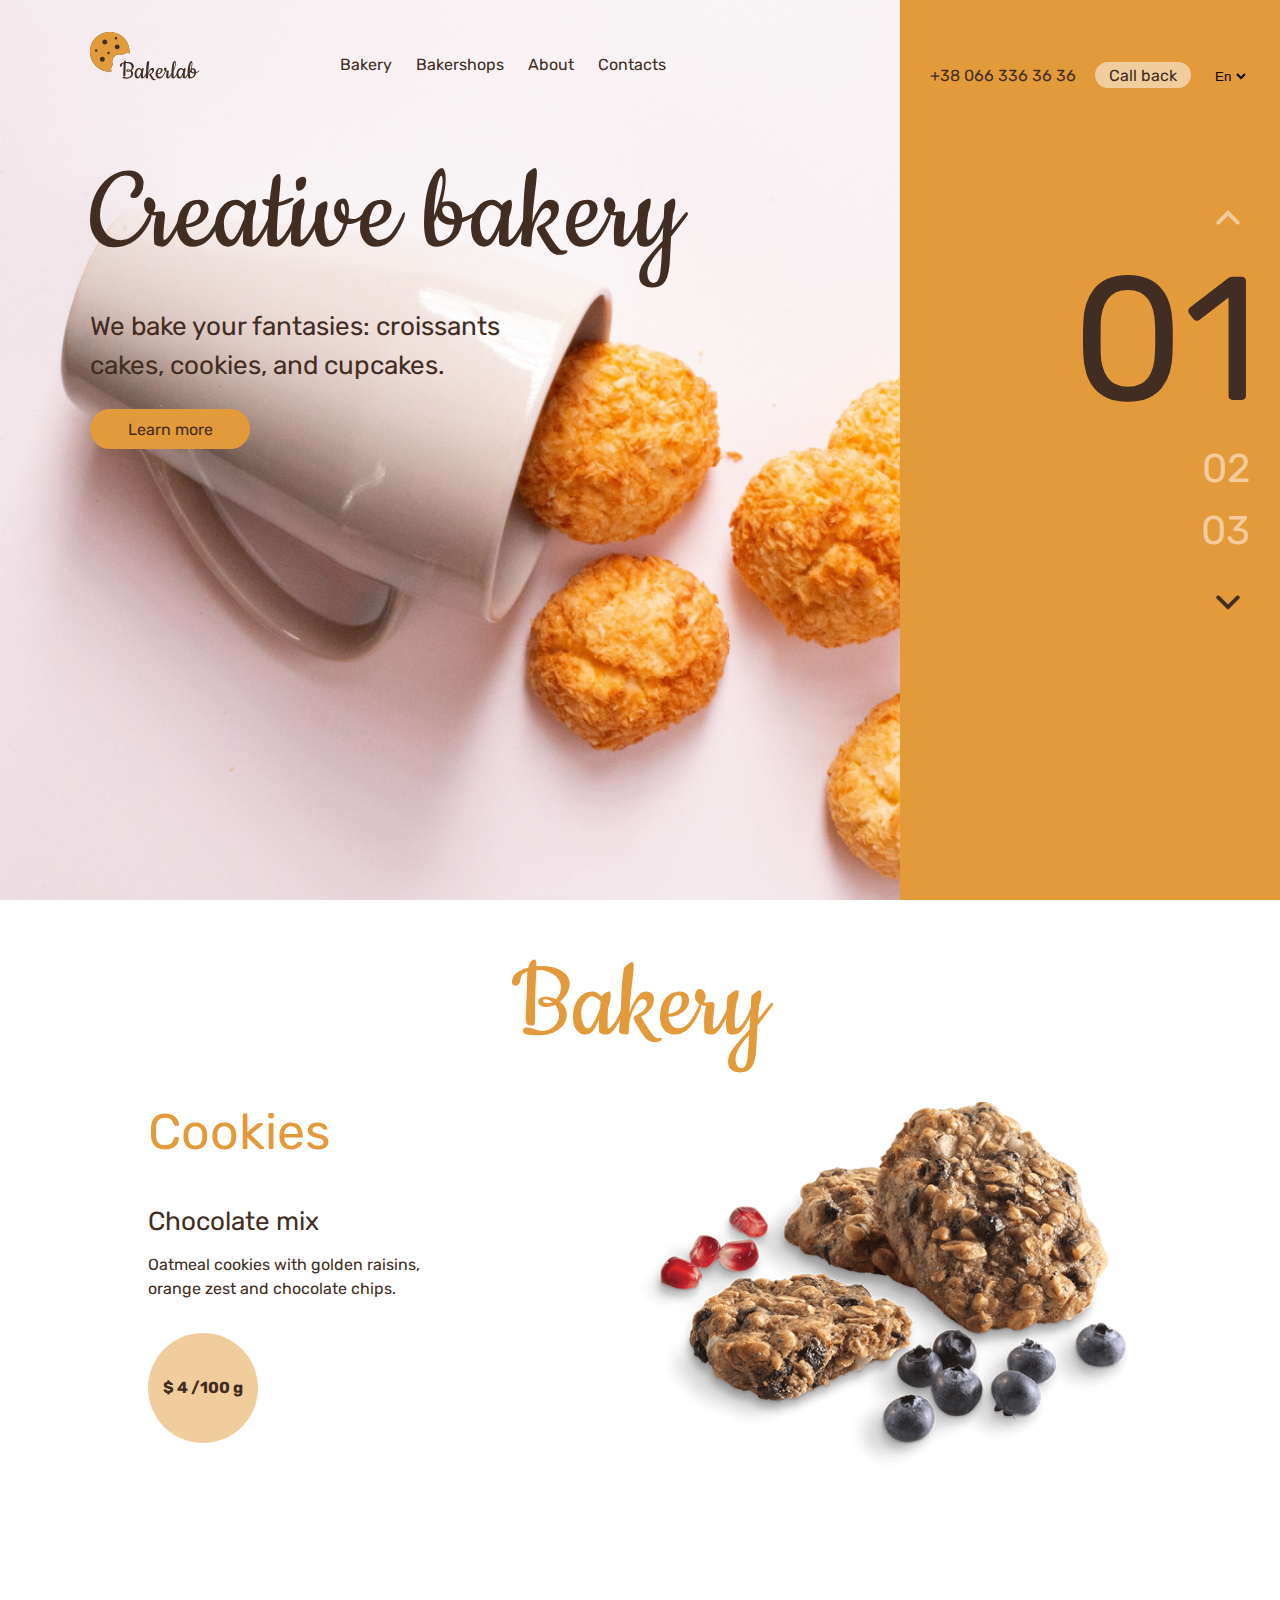
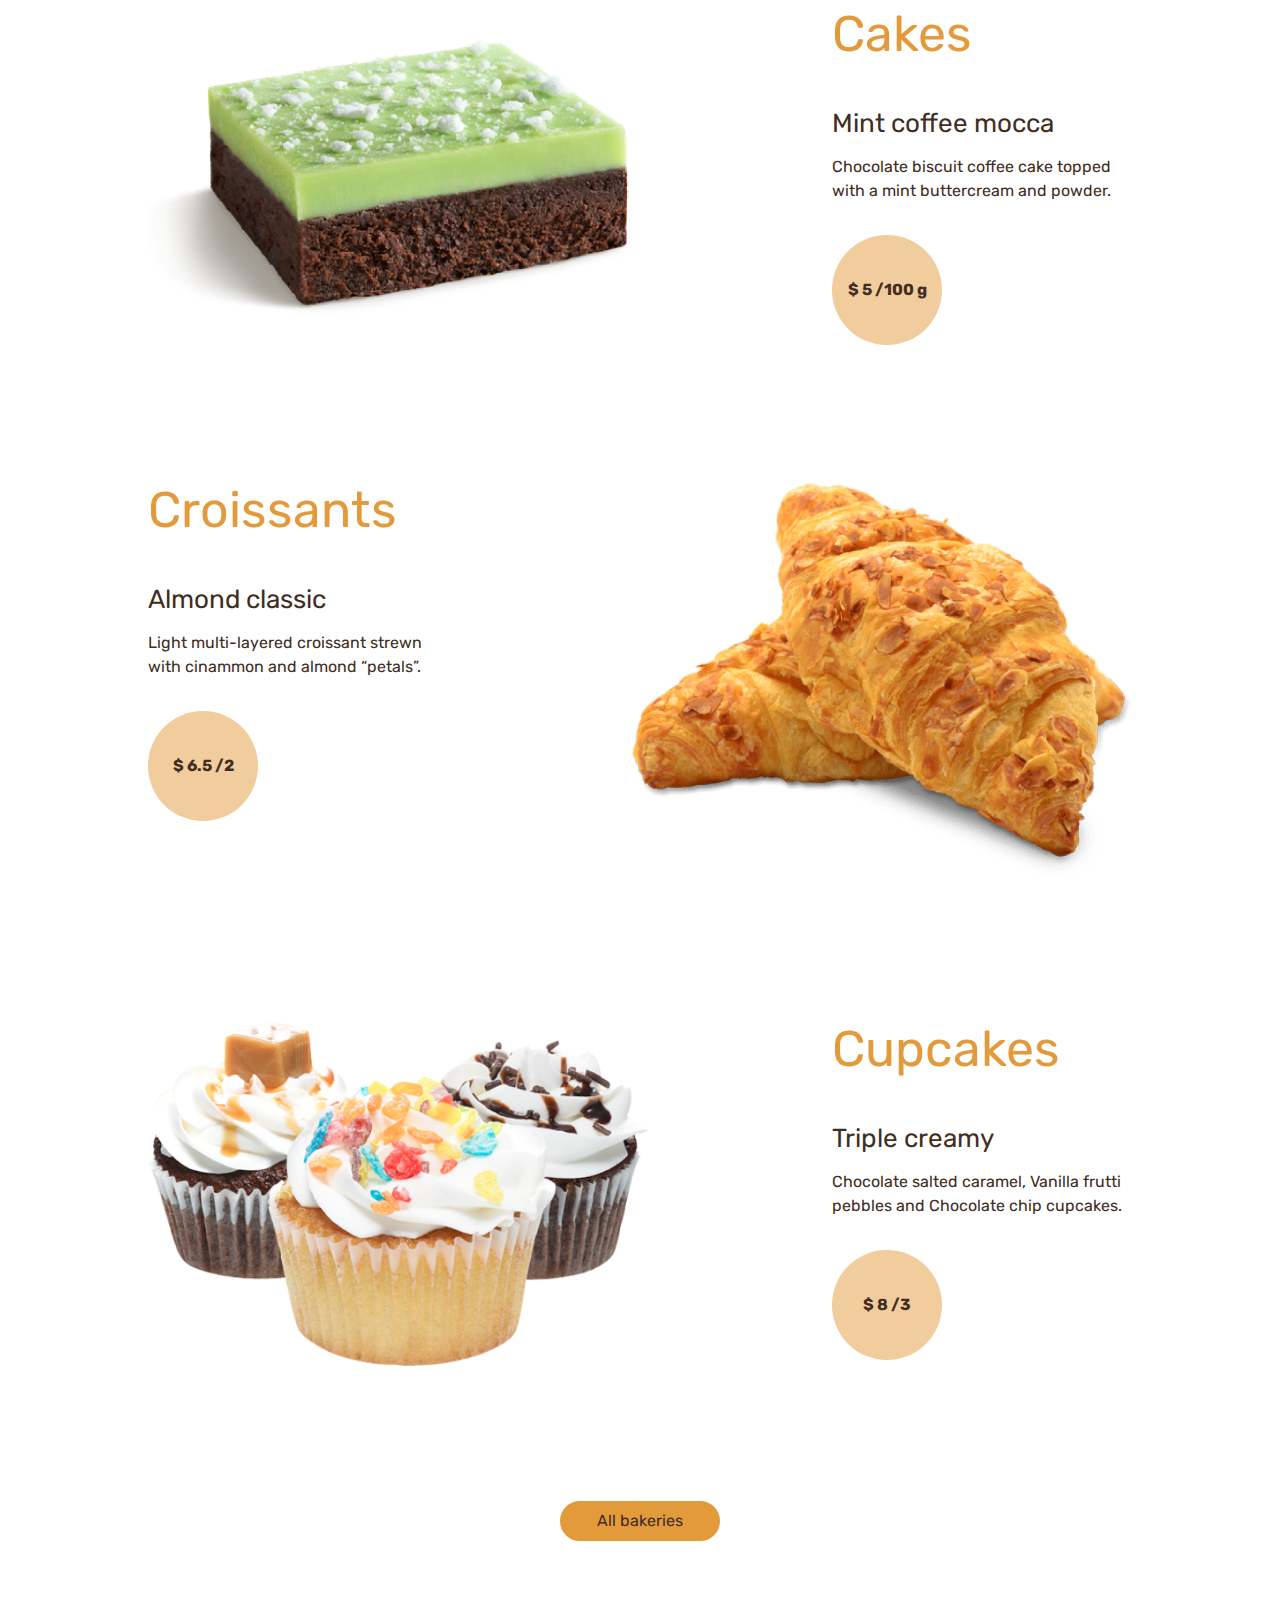
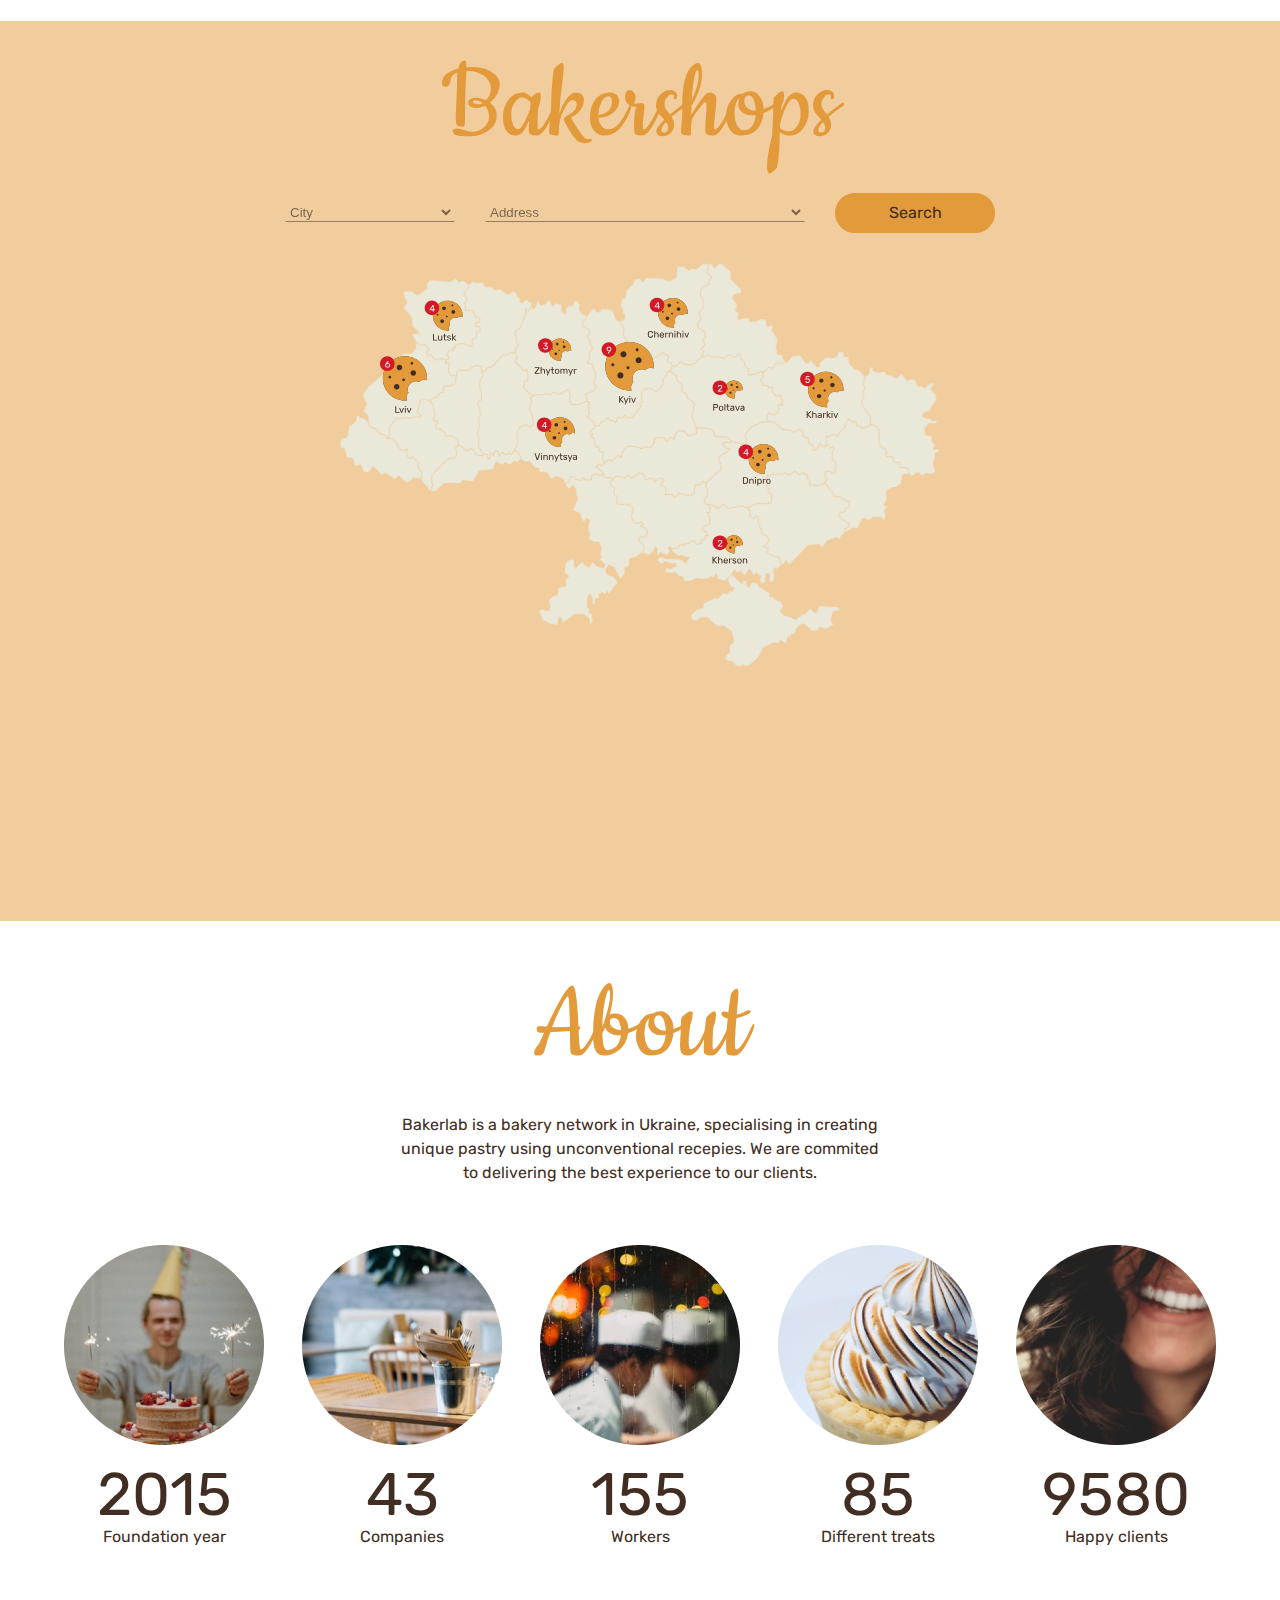
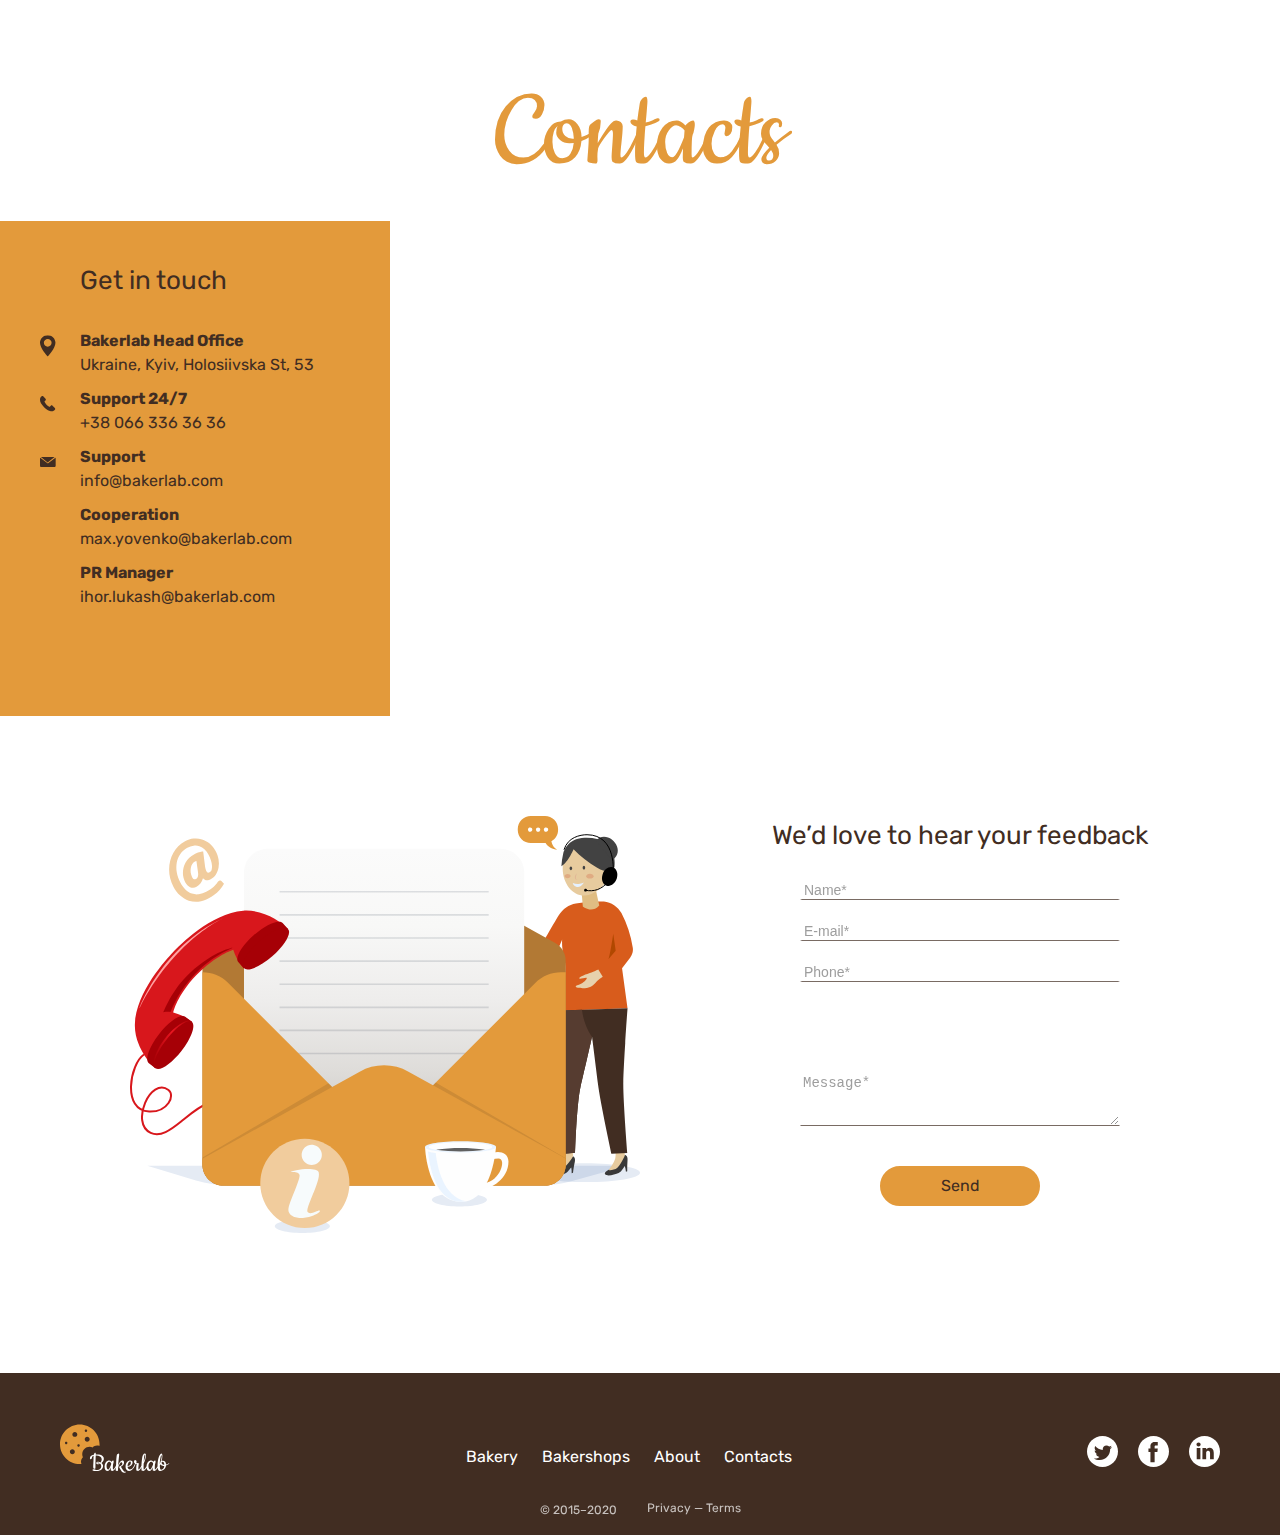
<file: index.html>
<!DOCTYPE html><html lang="en" class="page"><head><meta charset="UTF-8"><meta name="viewport" content="width=device-width, initial-scale=1.0"><link rel="icon" type="image/svg" href="cookie.4477b193.svg"><title>BackerLab</title><link rel="stylesheet" href="main.13bd9427.css"></head><body class="body"> <script type="text/javascript" src="main.b2b0b56a.js"></script> <header class="header body__header"> <section class="header__main"> <nav class="nav header__nav"> <a href="#" class="logo nav__logo"> <img src="logo.afb66d21.svg" alt="logo" class="logo__image"> </a> <ul class="nav__list"> <li class="nav__item"> <a href="#bakery" class="nav__link"> Bakery </a> </li> <li class="nav__item"> <a href="#bakershops" class="nav__link"> Bakershops </a> </li> <li class="nav__item"> <a href="#about" class="nav__link"> About </a> </li> <li class="nav__item"> <a href="#contacts" class="nav__link"> Contacts </a> </li> </ul> <a href="#mobile-menu" class="nav__menu-link"> <img src="burger.fec1817b.svg" alt="menu" class="nav__menu-image"> </a> </nav> <h1 class="header__title"> Creative bakery </h1> <h4 class="header__subtitle"> We bake your fantasies: croissants <br> cakes, cookies, and cupcakes. </h4> <a href="#bakery" class="button header__button"> Learn more </a> <section class="scroll header__scroll"> <img src="arrow-left.135df1e4.svg" alt="arrow-left" class="scroll__arrow scroll__arrow--left"> <div class="scroll__big-number"> 01 </div> <div class="scroll__small-number"> 02 </div> <div class="scroll__small-number scroll__small-number--last"> 03 </div> <img src="arrow-right.e83024d4.svg" alt="arrow-right" class="scroll__arrow scroll__arrow--right"> </section> </section> <section class="menu header__menu"> <div class="menu__top"> <a href="tel:+38 066 336 36 36" class="menu__phone-number"> +38 066 336 36 36 </a> <a href="tel:+38 066 336 36 36" class="button menu__button button--secondary"> Call back </a> <form action="#" method="get" class="menu__form"> <select name="language" class="menu__lang"> <option value="En">En</option> <option value="Ua">Ua</option> </select> </form> </div> <section class="scroll menu__scroll"> <img src="arrow-up.fbad8401.svg" alt="arrow-up" class="scroll__arrow scroll__arrow--up"> <div class="scroll__big-number"> 01 </div> <div class="scroll__small-number scroll__small-number--cream"> 02 </div> <div class="scroll__small-number scroll__small-number--cream scroll__small-number--last"> 03 </div> <img src="arrow-down.90d30f9d.svg" alt="arrow-down" class="scroll__arrow scroll__arrow--down"> </section> </section> <section class="mobile-menu" id="mobile-menu"> <nav class="nav-mobile"> <a href="#" class="nav-mobile__close-link"> <img src="close.5b51f795.svg" alt="close-menu" class="nav-mobile__close-image"> </a> <ul class="nav-mobile__list"> <li class="nav-mobile__item"> <a href="#bakery" class="nav-mobile__link"> Bakery </a> </li> <li class="nav-mobile__item"> <a href="#bakershops" class="nav-mobile__link"> Bakershops </a> </li> <li class="nav-mobile__item"> <a href="#about" class="nav-mobile__link"> About </a> </li> <li class="nav-mobile__item"> <a href="#contacts" class="nav-mobile__link"> Contacts </a> </li> </ul> </nav> <div class="mobile-menu__actions"> <a href="tel:+38 066 336 36 36" class="button mobile-menu__button button--secondary"> Call back </a> <a href="tel:+38 066 336 36 36" class="mobile-menu__phone-number"> +38 066 336 36 36 </a> <form action="#" method="get" class="mobile-menu__form"> <select name="language" class="mobile-menu__lang"> <option value="En">En</option> <option value="Ua">Ua</option> </select> </form> </div> </section> </header> <main class="main"> <div class="container"> <section class="bakery" id="bakery"> <h2 class="bakery__title"> Bakery </h2> <article class="bakery__section"> <div class="bakery__content"> <h3 class="bakery__subtitle"> Cookies </h3> <h4 class="bakery__name"> Chocolate mix </h4> <p class="bakery__description"> Oatmeal cookies with golden raisins, orange zest and chocolate chips. </p> <div class="bakery__price"> <p class="bakery__price-number"> $ 4 </p> <p class="bakery__price-count"> 100 g </p> </div> </div> <img src="cookies.6d61f506.png" alt="chocolate-cookies" class="bakery__image"> </article> <article class="bakery__section"> <img src="cake.5b62eb75.png" alt="mint-cake" class="bakery__image"> <div class="bakery__content"> <h3 class="bakery__subtitle"> Cakes </h3> <h4 class="bakery__name"> Mint coffee mocca </h4> <p class="bakery__description"> Chocolate biscuit coffee cake topped with a mint buttercream and powder. </p> <div class="bakery__price"> <p class="bakery__price-number"> $ 5 </p> <p class="bakery__price-count"> 100 g </p> </div> </div> </article> <article class="bakery__section"> <div class="bakery__content"> <h3 class="bakery__subtitle"> Croissants </h3> <h4 class="bakery__name"> Almond classic </h4> <p class="bakery__description"> Light multi-layered croissant strewn with cinammon and almond “petals”. </p> <div class="bakery__price"> <p class="bakery__price-number"> $ 6.5 </p> <p class="bakery__price-count"> 2 </p> </div> </div> <img src="croissants.5fc6dd82.png" alt="croissants" class="bakery__image"> </article> <article class="bakery__section"> <img src="cupcakes.fe7c35f3.png" alt="cupcakes" class="bakery__image"> <div class="bakery__content"> <h3 class="bakery__subtitle"> Cupcakes </h3> <h4 class="bakery__name"> Triple creamy </h4> <p class="bakery__description"> Chocolate salted caramel, Vanilla frutti pebbles and Chocolate chip cupcakes. </p> <div class="bakery__price"> <p class="bakery__price-number"> $ 8 </p> <p class="bakery__price-count"> 3 </p> </div> </div> </article> <a href="#contacts" class="button bakery__button"> All bakeries </a> </section> </div> <section class="bakershops" id="bakershops"> <h2 class="bakershops__title"> Bakershops </h2> <form action="#" name="search" class="bakershops__actions"> <select name="search" id="search" class="bakershops__select bakershops__select--city" required> <option value="" disabled selected> City </option> <option value="Lviv"> Lviv </option> <option value="Lutsk"> Lutsk </option> <option value="Zhytomyr"> Zhytomyr </option> <option value="Vinnytstya"> Vinnytstya </option> <option value="Kyiv"> Kyiv </option> <option value="Chernihiv"> Chernihiv </option> <option value="Poltava"> Poltava </option> <option value="Kharkiv"> Kharkiv </option> <option value="Dnipro"> Dnipro </option> <option value="Kherson"> Kherson </option> </select> <select name="address" id="address" class="bakershops__select bakershops__select--address" required> <option value="" disabled selected> Address </option> <option value="Kyiv, Holosiivska St, 53"> Holosiivska St, 53 </option> </select> <button class="button bakershops__button"> Search </button> </form> <img src="map.4799aae4.svg" alt="shops-map" class="bakershops__image"> <div class="bakershops__size-changer"> <p class="bakershops__size-value"> + </p> <p class="bakershops__size-value"> - </p> </div> </section> <section class="about" id="about"> <h2 class="about__title"> About </h2> <p class="about__content"> Bakerlab is a bakery network in Ukraine, specialising in creating <br> unique pastry using unconventional recepies. We are commited <br> to delivering the best experience to our clients. </p> <p class="about__content about__content--mobile"> Bakerlab is a bakery network in <br> Ukraine, specialising in creating <br> unique pastry. </p> <div class="about__grid"> <article class="about__card"> <img src="card-1.8dcba9bd.png" alt="Foundation year" class="about__image"> <p class="about__number"> 2015 </p> <p class="about__text"> Foundation year </p> </article> <article class="about__card"> <img src="card-2.d595df76.png" alt="Companies" class="about__image"> <p class="about__number"> 43 </p> <p class="about__text"> Companies </p> </article> <article class="about__card"> <img src="card-3.e87cc836.png" alt="Workers" class="about__image"> <p class="about__number"> 155 </p> <p class="about__text"> Workers </p> </article> <article class="about__card"> <img src="card-4.055b84e0.png" alt="Different treats" class="about__image"> <p class="about__number"> 85 </p> <p class="about__text"> Different treats </p> </article> <article class="about__card"> <img src="card-5.c14ff70b.png" alt="Happy clients" class="about__image"> <p class="about__number"> 9580 </p> <p class="about__text"> Happy clients </p> </article> </div> </section> <section class="contacts" id="contacts"> <h2 class="contacts__title"> Contacts </h2> <div class="contacts__part-1"> <article class="contacts__addresses"> <h4 class="contacts__addresses-title"> Get in touch </h4> <a href="https://goo.gl/maps/zuYW97BZ9RgLFL1T8" class="contacts__link" target="_blank" rel="noopener"> <img src="map-icon.3c4c1887.svg" alt="map-icon" class="contacts__link-icon"> <span class="contacts__bold"> Bakerlab Head Office </span> <br> Ukraine, Kyiv, Holosiivska St, 53 </a> <a href="tel:+38 066 336 36 36" class="contacts__link"> <img src="phone-icon.4b34cd58.svg" alt="phone-icon" class="contacts__link-icon"> <span class="contacts__bold"> Support 24/7 </span> <br> +38 066 336 36 36 </a> <a href="mail:info@bakerlab.com" class="contacts__link"> <img src="mail-icon.8e286453.svg" alt="mail-icon" class="contacts__link-icon"> <span class="contacts__bold"> Support </span> <br> info@bakerlab.com </a> <a href="mail:max.yovenko@bakerlab.com" class="contacts__link"> <span class="contacts__bold"> Cooperation </span> <br> max.yovenko@bakerlab.com </a> <a href="mail:ihor.lukash@bakerlab.com" class="contacts__link"> <span class="contacts__bold"> PR Manager </span> <br> ihor.lukash@bakerlab.com </a> </article> <article class="contacts__map-container"> <iframe src="https://www.google.com/maps/embed?pb=!1m18!1m12!1m3!1d2543.3621856365294!2d30.51008881572945!3d50.397087379468!2m3!1f0!2f0!3f0!3m2!1i1024!2i768!4f13.1!3m3!1m2!1s0x40d4c8ca89299f11%3A0x4a4968e0ee2613b5!2z0LLRg9C70LjRhtGPINCT0L7Qu9C-0YHRltGX0LLRgdGM0LrQsCwgNTMsINCa0LjRl9CyLCAwMjAwMA!5e0!3m2!1suk!2sua!4v1627544135677!5m2!1suk!2sua" hight="100%" width="100%" allowfullscreen loading="lazy" class="contacts__map"> </iframe> </article> </div> <div class="contacts__part-2"> <div class="contacts__picture-container"> <img src="contacts-picture.fd799e89.svg" alt="contacts-picture" class="contacts__picture"> </div> <article class="contacts__form-field"> <h4 class="contacts__form-title"> We’d love to hear your feedback </h4> <form action="#" class="contacts__form"> <input type="text" name="name" class="contacts__input" required placeholder="Name*"> <input type="email" name="e-mail" class="contacts__input" required placeholder="E-mail*"> <input type="text" name="phone-number" class="contacts__input" required placeholder="Phone*"> <textarea name="message" class="contacts__input" required placeholder="Message*"></textarea> <button class="button contacts__button"> Send </button> </form> </article> </div> </section> </main> <footer class="footer"> <nav class="nav footer__nav"> <a href="#" class="logo nav__logo"> <img src="logo-footer.506f28af.svg" alt="logo" class="logo__image"> </a> <ul class="nav__list"> <li class="nav__item"> <a href="#bakery" class="nav__link"> Bakery </a> </li> <li class="nav__item"> <a href="#bakershops" class="nav__link"> Bakershops </a> </li> <li class="nav__item"> <a href="#about" class="nav__link"> About </a> </li> <li class="nav__item"> <a href="#contacts" class="nav__link"> Contacts </a> </li> </ul> <div class="nav__messengers"> <a href="https://twitter.com/" class="nav__messenger-link"> <img src="twitter.c397c69d.svg" alt="twitter-icon" class="nav__messenger-image" target="_blank" rel="noopener"> </a> <a href="https://www.facebook.com/" class="nav__messenger-link"> <img src="facebook.6713f5f3.svg" alt="facebook-icon" class="nav__messenger-image" target="_blank" rel="noopener"> </a> <a href="https://www.linkedin.com/" class="nav__messenger-link"> <img src="linkedin.552f5e0b.svg" alt="linkedin-icon" class="nav__messenger-image" target="_blank" rel="noopener"> </a> </div> </nav> <article class="footer__adds"> <p class="footer__add"> © 2015–2020 </p> <a href="#" class="footer__add"> Privacy — Terms </a> </article> </footer> </body></html>
</file>
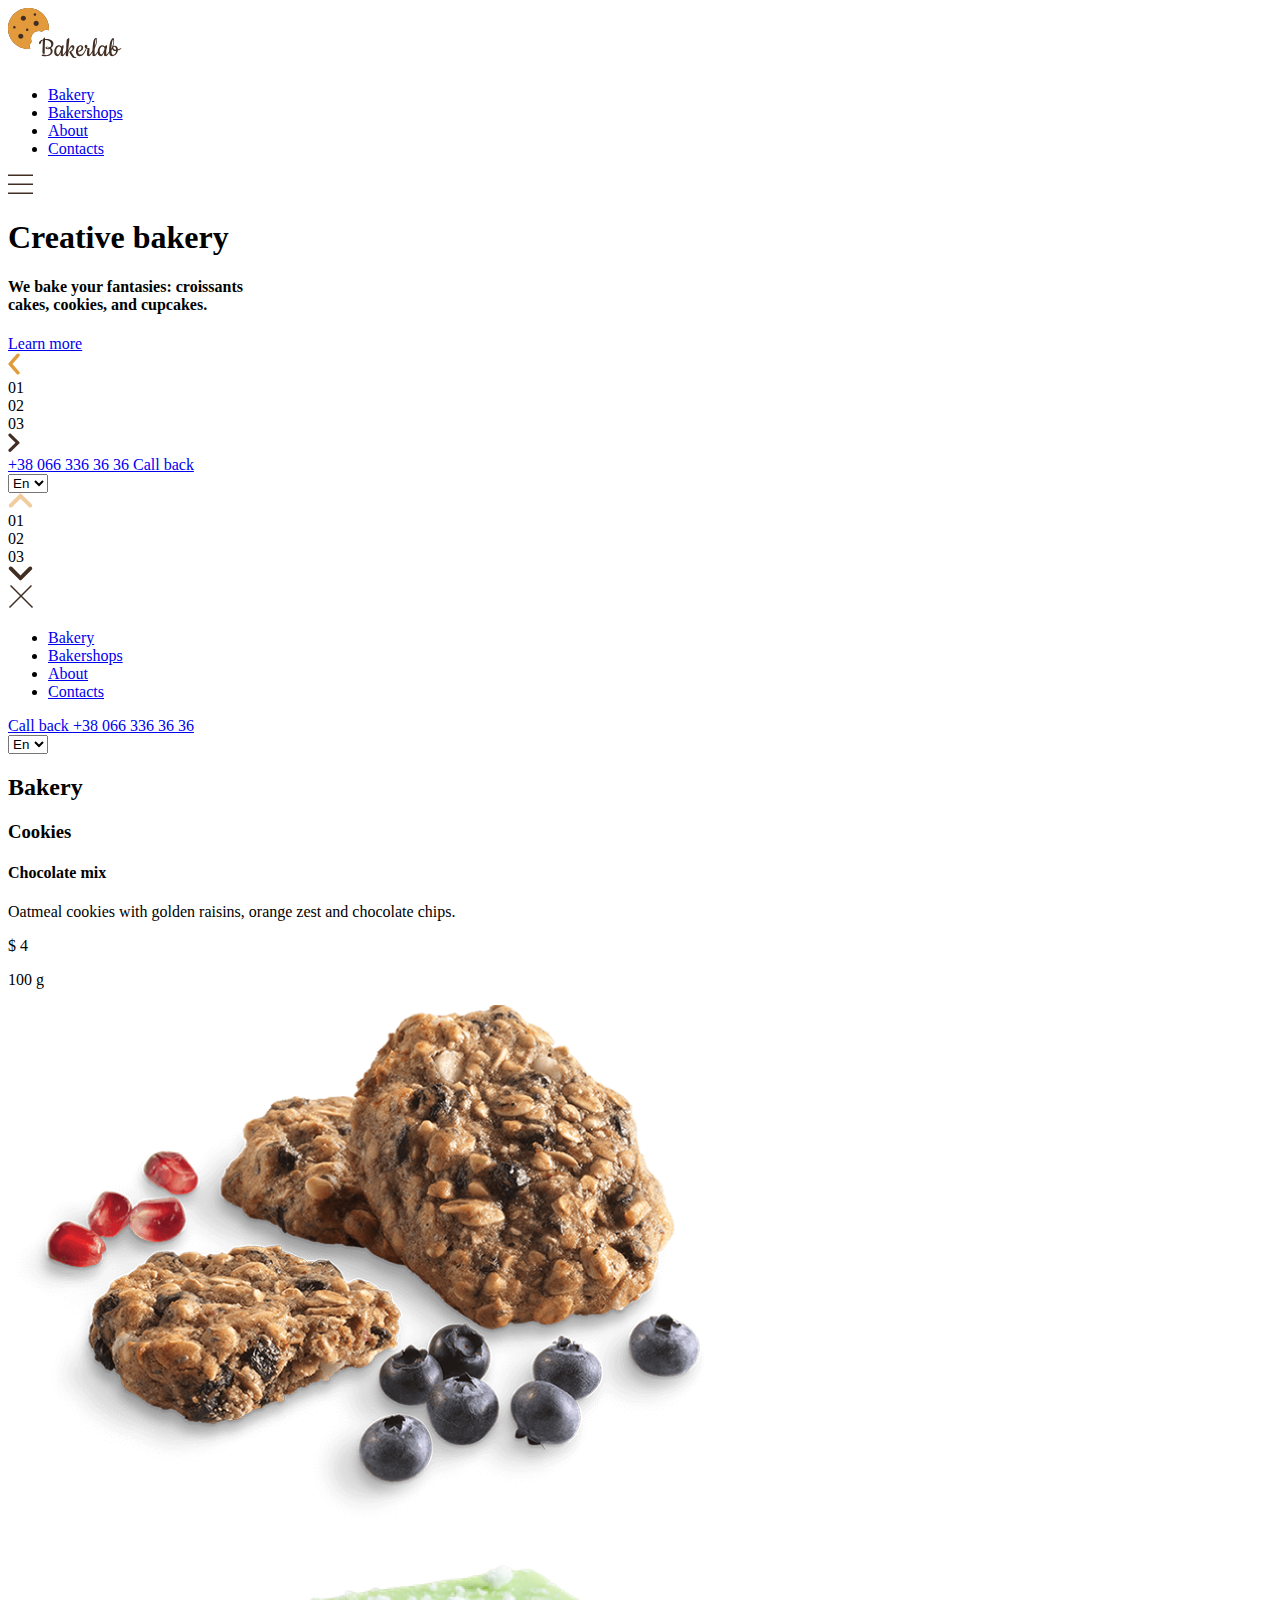
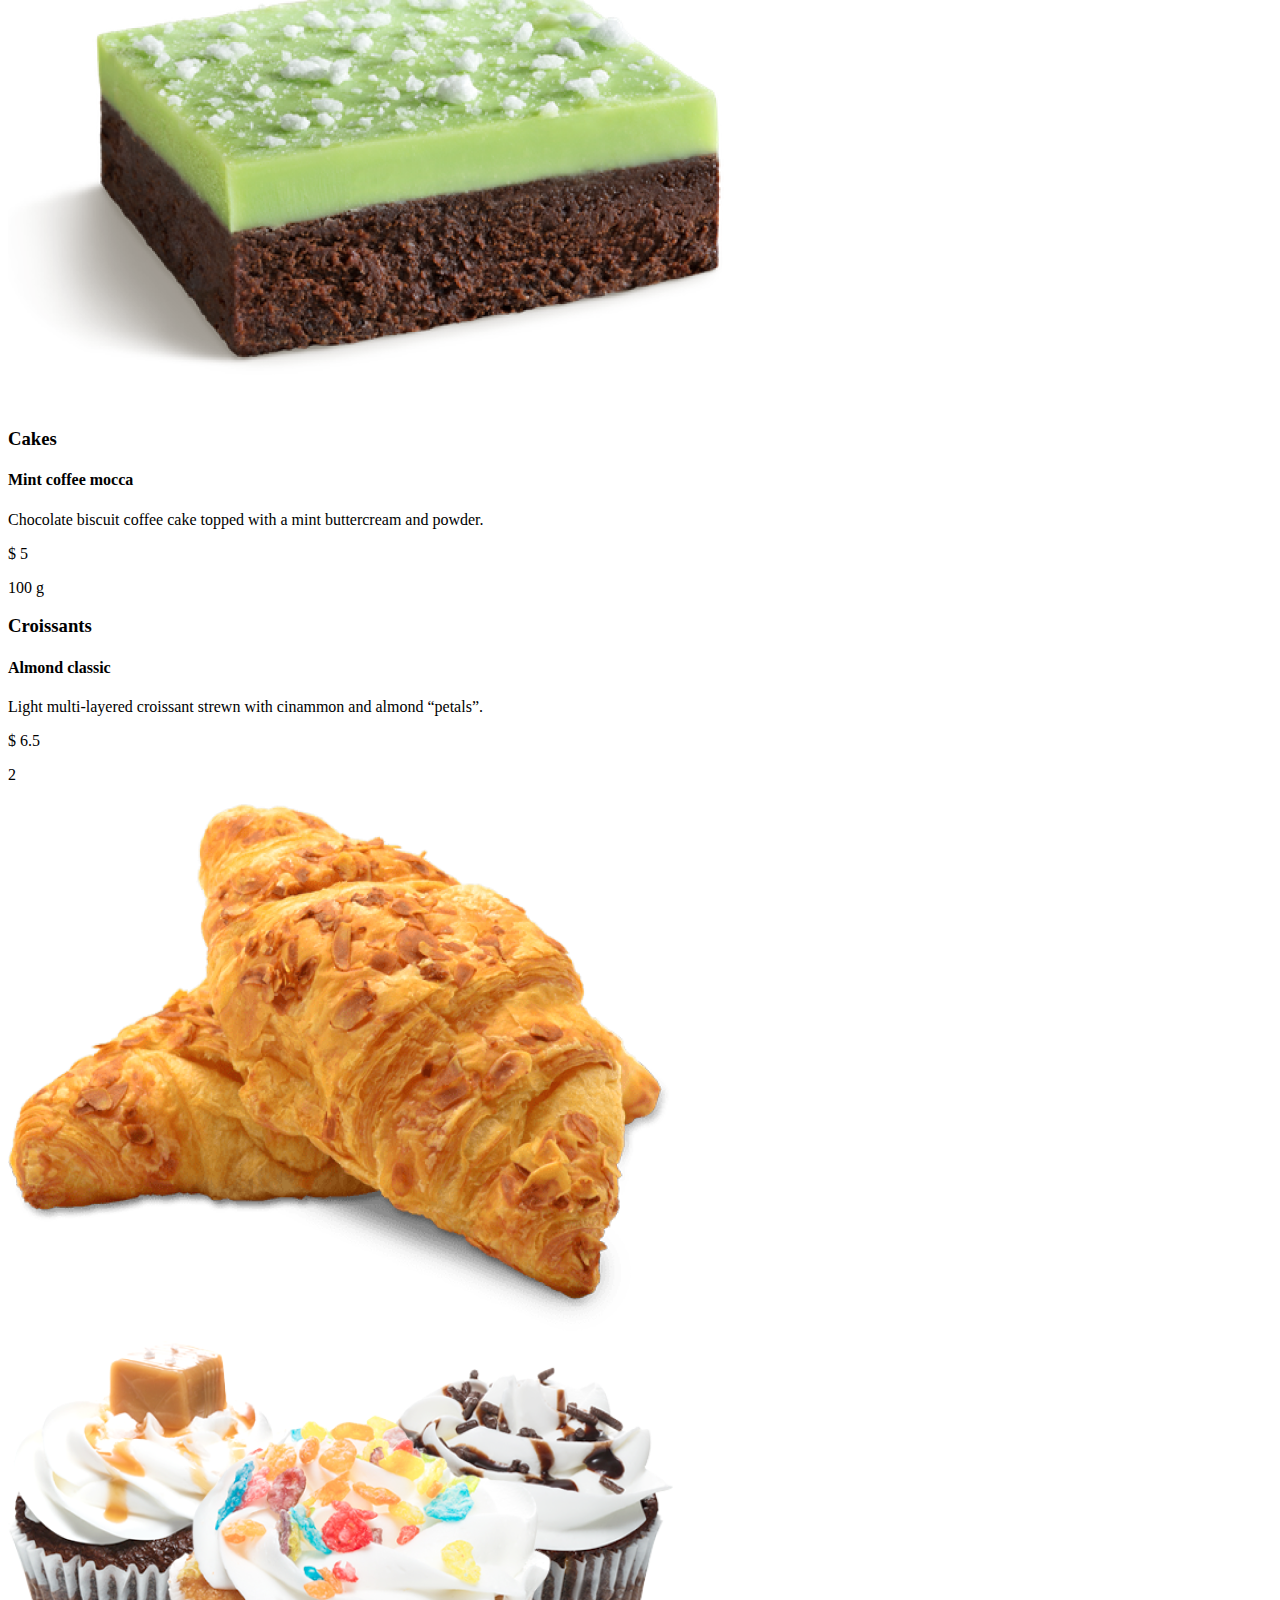
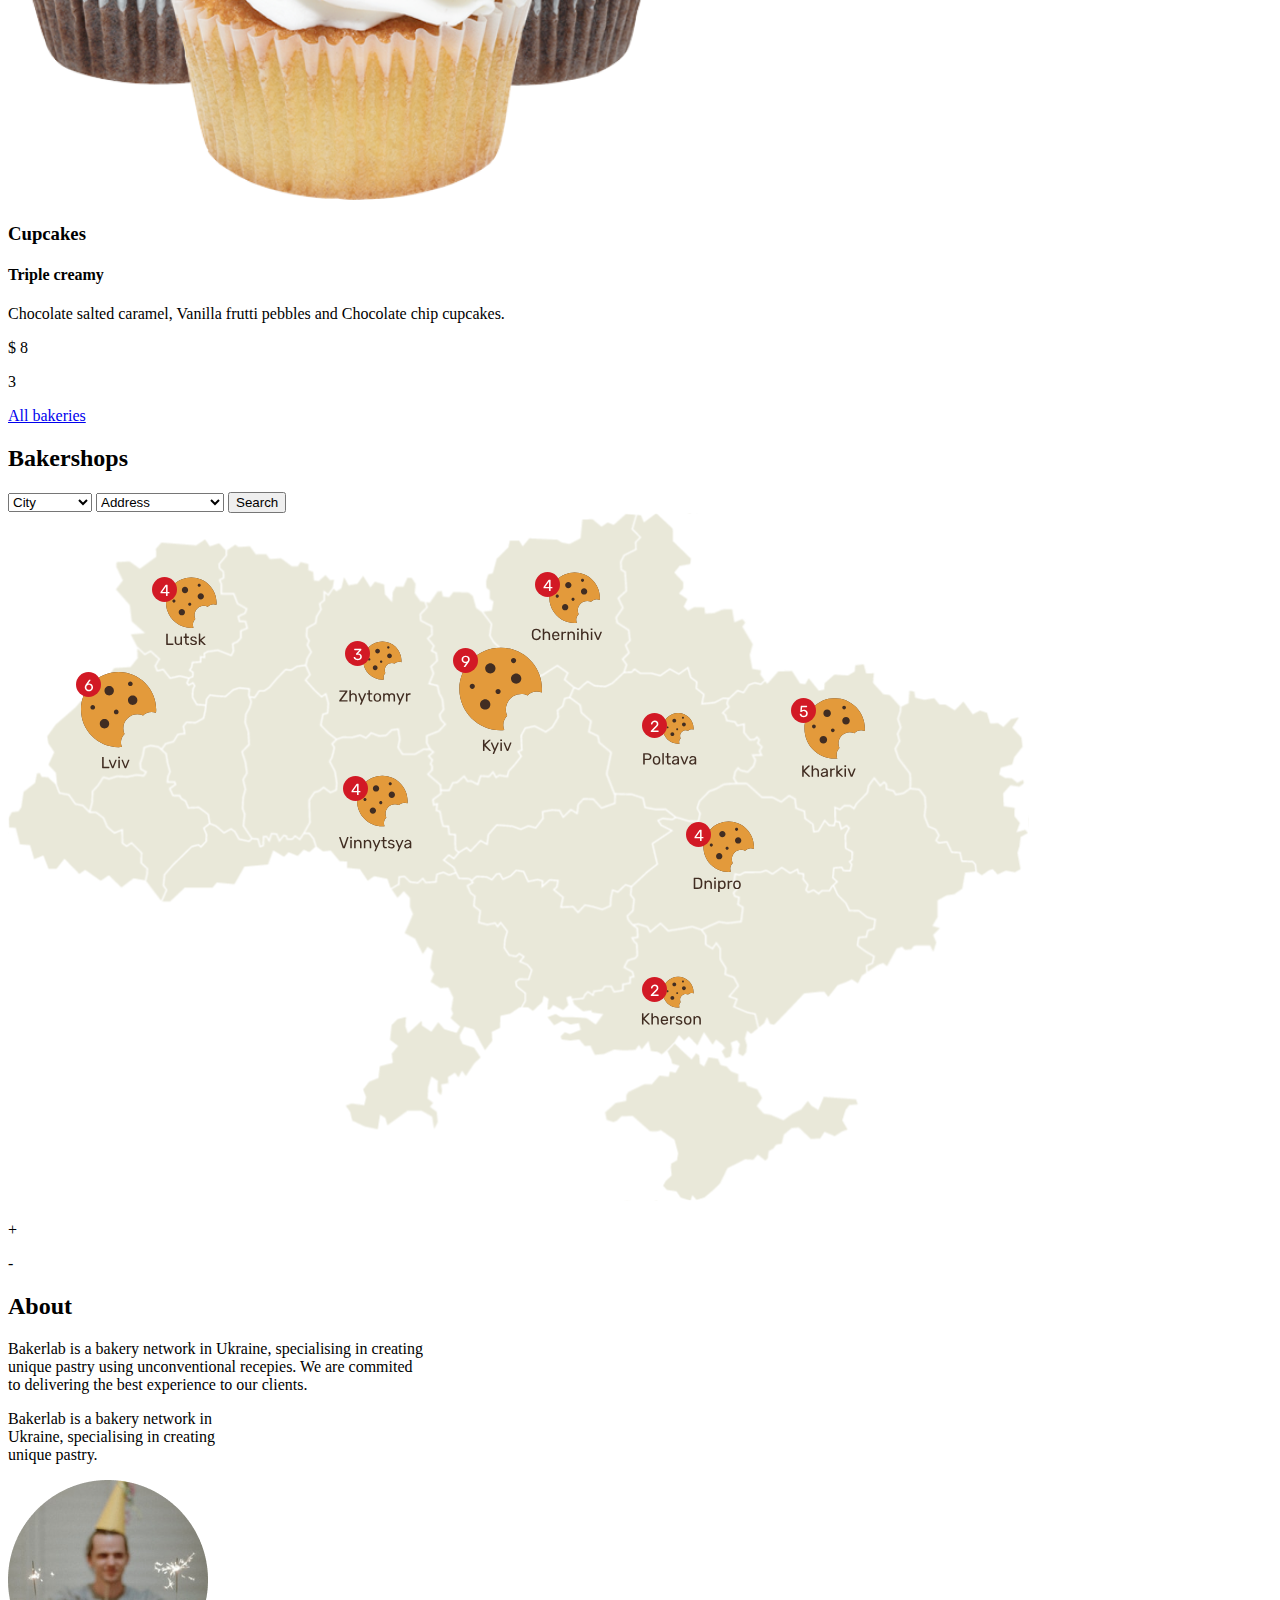
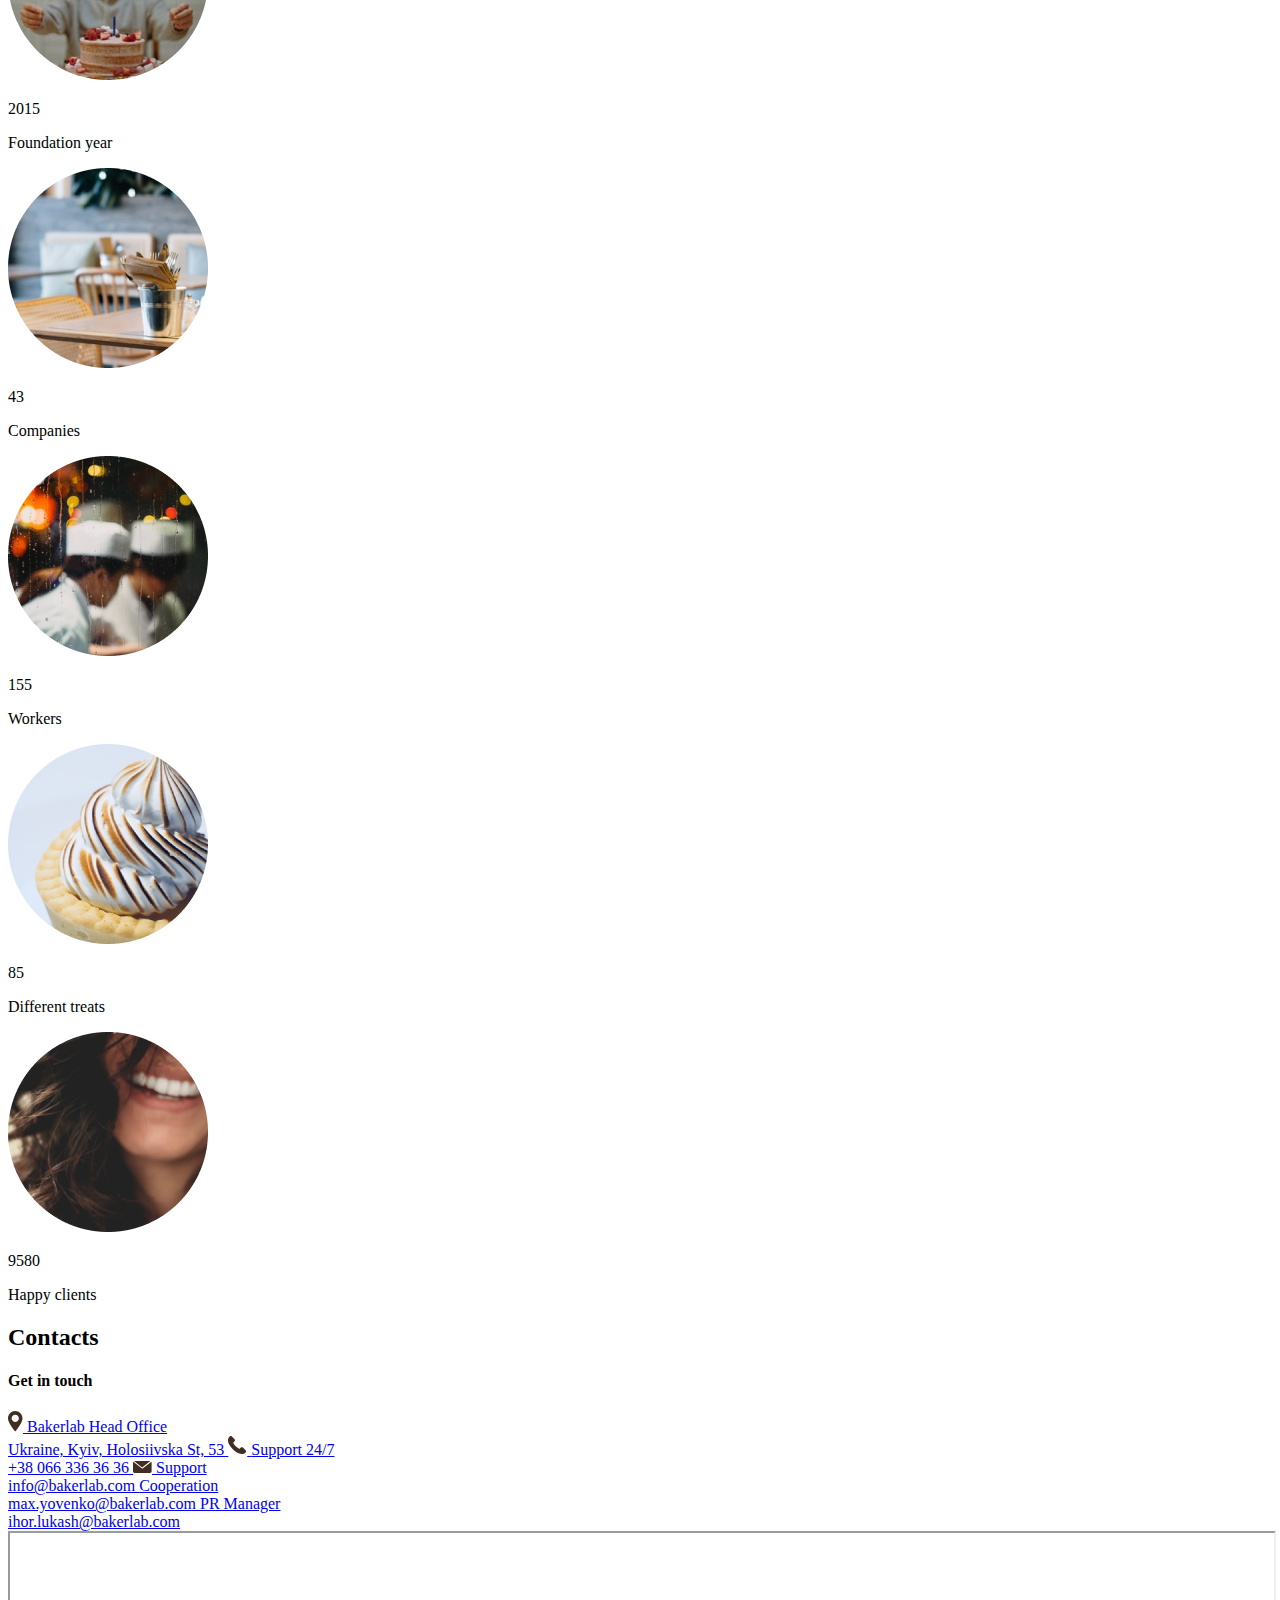
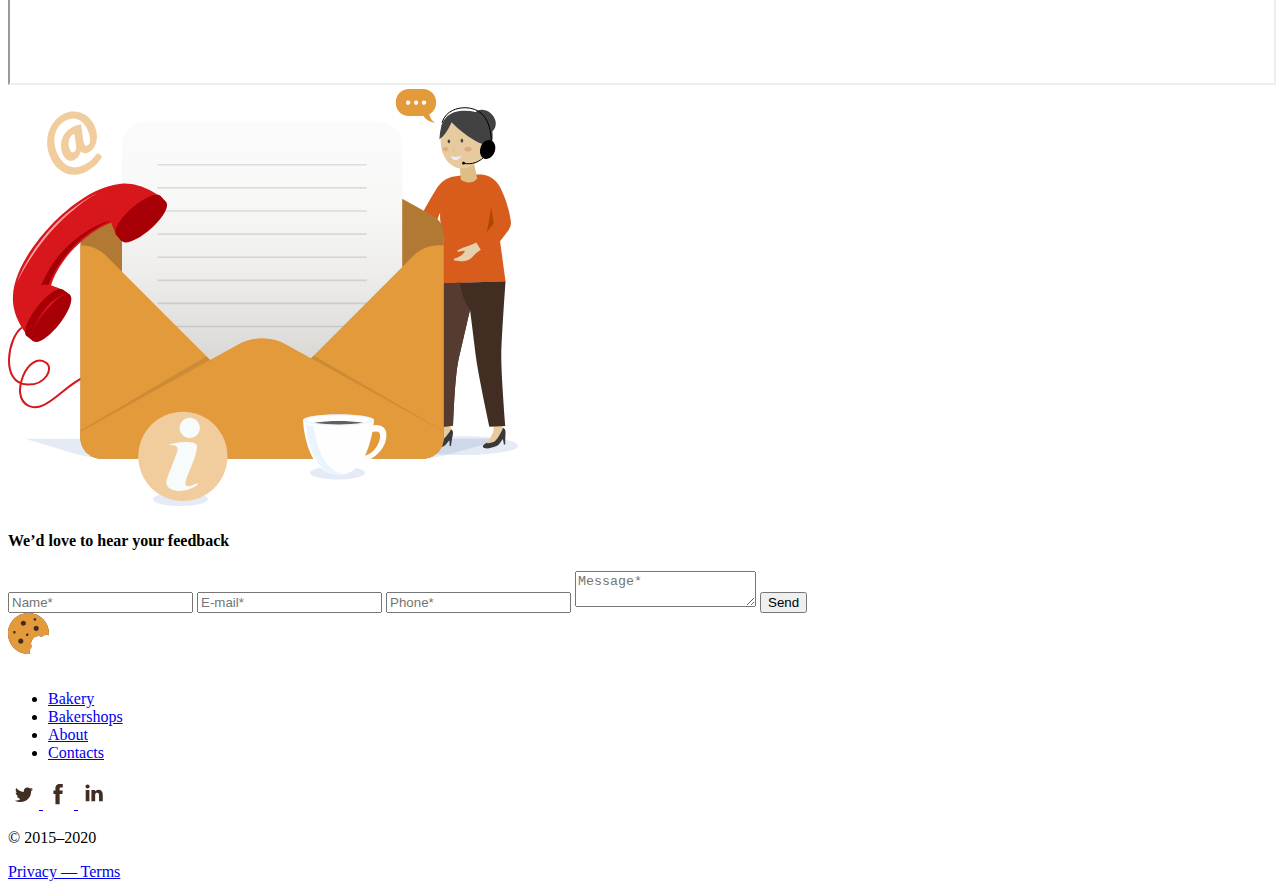
<file: src/index.html>
<!DOCTYPE html>
<html lang="en" class="page">
  <head>
    <meta charset="UTF-8">
    <meta name="viewport" content="width=device-width, initial-scale=1.0">
    <link
      rel="icon"
      type="image/svg"
      href="./images/cookie.svg"
    >
    <title>BackerLab</title>
    <link rel="stylesheet" href="./styles/main.scss">
  </head>
  <body class="body">
    <script type="text/javascript" src="scripts/main.js"></script>
    <header class="header body__header">
      <section class="header__main">
        <nav class="nav header__nav">
          <a href="#" class="logo nav__logo">
            <img
              src="./images/logo.svg"
              alt="logo"
              class="logo__image"
            >
          </a>
          <ul class="nav__list">
            <li class="nav__item">
              <a href="#bakery" class="nav__link">
                Bakery
              </a>
            </li>
            <li class="nav__item">
              <a href="#bakershops" class="nav__link">
                Bakershops
              </a>
            </li>
            <li class="nav__item">
              <a href="#about" class="nav__link">
                About
              </a>
            </li>
            <li class="nav__item">
              <a href="#contacts" class="nav__link">
                Contacts
              </a>
            </li>
          </ul>

          <a href="#mobile-menu" class="nav__menu-link">
            <img
              src="./images/burger.svg"
              alt="menu"
              class="nav__menu-image"
            >
          </a>
        </nav>

        <h1 class="header__title">
          Creative bakery
        </h1>

        <h4 class="header__subtitle">
          We bake your fantasies: croissants
          <br>
          cakes, cookies, and cupcakes.
        </h4>

        <a href="#bakery" class="button header__button">
          Learn more
        </a>

        <section class="scroll header__scroll">
          <img
            src="./images/arrow-left.svg"
            alt="arrow-left"
            class="scroll__arrow scroll__arrow--left"
          >
          <div class="scroll__big-number">
            01
          </div>
          <div class="scroll__small-number">
            02
          </div>
          <div class="scroll__small-number scroll__small-number--last">
            03
          </div>
          <img
            src="./images/arrow-right.svg"
            alt="arrow-right"
            class="scroll__arrow scroll__arrow--right"
          >
        </section>
      </section>
      <section class="menu header__menu">
        <div class="menu__top">
          <a href="tel:+38 066 336 36 36" class="menu__phone-number">
            +38 066 336 36 36
          </a>

          <a href="tel:+38 066 336 36 36" class="button menu__button button--secondary">
            Call back
          </a>

          <form
            action="#"
            method="get"
            class="menu__form"
          >
            <select name="language" class="menu__lang">
              <option value="En">En</option>
              <option value="Ua">Ua</option>
            </select>
          </form>
        </div>
        <section class="scroll menu__scroll">
          <img
            src="./images/arrow-up.svg"
            alt="arrow-up"
            class="scroll__arrow scroll__arrow--up"
          >
          <div class="scroll__big-number">
            01
          </div>
          <div class="scroll__small-number scroll__small-number--cream">
            02
          </div>
          <div class="scroll__small-number scroll__small-number--cream scroll__small-number--last">
            03
          </div>
          <img
            src="./images/arrow-down.svg"
            alt="arrow-down"
            class="scroll__arrow scroll__arrow--down"
          >
        </section>
      </section>

      <section class="mobile-menu" id="mobile-menu">


        <nav class="nav-mobile">
          <a href="#" class="nav-mobile__close-link">
            <img
              src="./images/close.svg"
              alt="close-menu"
              class="nav-mobile__close-image"
            >
          </a>
          <ul class="nav-mobile__list">
            <li class="nav-mobile__item">
              <a href="#bakery" class="nav-mobile__link">
                Bakery
              </a>
            </li>
            <li class="nav-mobile__item">
              <a href="#bakershops" class="nav-mobile__link">
                Bakershops
              </a>
            </li>
            <li class="nav-mobile__item">
              <a href="#about" class="nav-mobile__link">
                About
              </a>
            </li>
            <li class="nav-mobile__item">
              <a href="#contacts" class="nav-mobile__link">
                Contacts
              </a>
            </li>
          </ul>
        </nav>

        <div class="mobile-menu__actions">
          <a href="tel:+38 066 336 36 36" class="button mobile-menu__button button--secondary">
            Call back
          </a>
          <a href="tel:+38 066 336 36 36" class="mobile-menu__phone-number">
            +38 066 336 36 36
          </a>
          <form
            action="#"
            method="get"
            class="mobile-menu__form"
          >
            <select name="language" class="mobile-menu__lang">
              <option value="En">En</option>
              <option value="Ua">Ua</option>
            </select>
          </form>
        </div>
      </section>
    </header>

    <main class="main">
      <div class="container">
        <section class="bakery" id="bakery">
          <h2 class="bakery__title">
            Bakery
          </h2>
          <article class="bakery__section">
            <div class="bakery__content">
              <h3 class="bakery__subtitle">
                Cookies
              </h3>
              <h4 class="bakery__name">
                Chocolate mix
              </h4>
              <p class="bakery__description">
                Oatmeal cookies with golden raisins, orange zest and chocolate chips.
              </p>
              <div class="bakery__price">
                <p class="bakery__price-number">
                  $ 4
                </p>
                <p class="bakery__price-count">
                  100 g
                </p>
              </div>
            </div>

            <img
              src="./images/cookies.png"
              alt="chocolate-cookies"
              class="bakery__image"
            >
          </article>
          <article class="bakery__section">
            <img
              src="./images/cake.png"
              alt="mint-cake"
              class="bakery__image"
            >

            <div class="bakery__content">
              <h3 class="bakery__subtitle">
                Cakes
              </h3>
              <h4 class="bakery__name">
                Mint coffee mocca
              </h4>
              <p class="bakery__description">
                Chocolate biscuit coffee cake topped with a mint buttercream and powder.
              </p>
              <div class="bakery__price">
                <p class="bakery__price-number">
                  $ 5
                </p>
                <p class="bakery__price-count">
                  100 g
                </p>
              </div>
            </div>

          </article>
          <article class="bakery__section">
            <div class="bakery__content">
              <h3 class="bakery__subtitle">
                Croissants
              </h3>
              <h4 class="bakery__name">
                Almond classic
              </h4>
              <p class="bakery__description">
                Light multi-layered croissant strewn with cinammon and almond “petals”.
              </p>
              <div class="bakery__price">
                <p class="bakery__price-number">
                  $ 6.5
                </p>
                <p class="bakery__price-count">
                  2
                </p>
              </div>
            </div>

            <img
              src="./images/croissants.png"
              alt="croissants"
              class="bakery__image"
            >
          </article>
          <article class="bakery__section">
            <img
              src="./images/cupcakes.png"
              alt="cupcakes"
              class="bakery__image"
            >

            <div class="bakery__content">
              <h3 class="bakery__subtitle">
                Cupcakes
              </h3>
              <h4 class="bakery__name">
                Triple creamy
              </h4>
              <p class="bakery__description">
                Chocolate salted caramel, Vanilla frutti pebbles and Chocolate chip cupcakes.
              </p>
              <div class="bakery__price">
                <p class="bakery__price-number">
                  $ 8
                </p>
                <p class="bakery__price-count">
                  3
                </p>
              </div>
            </div>

          </article>

          <a href="#contacts" class="button bakery__button">
            All bakeries
          </a>
        </section>
      </div>
      <section class="bakershops" id="bakershops">
        <h2 class="bakershops__title">
          Bakershops
        </h2>

        <form
          action="#"
          name="search"
          class="bakershops__actions"
        >
          <select
            name="search"
            id="search"
            class="bakershops__select bakershops__select--city"
            required
          >
            <option
              value=""
              disabled
              selected
            >
              City
            </option>
            <option value="Lviv">
              Lviv
            </option>
            <option value="Lutsk">
              Lutsk
            </option>
            <option value="Zhytomyr">
              Zhytomyr
            </option>
            <option value="Vinnytstya">
              Vinnytstya
            </option>
            <option value="Kyiv">
              Kyiv
            </option>
            <option value="Chernihiv">
              Chernihiv
            </option>
            <option value="Poltava">
              Poltava
            </option>
            <option value="Kharkiv">
              Kharkiv
            </option>
            <option value="Dnipro">
              Dnipro
            </option>
            <option value="Kherson">
              Kherson
            </option>
          </select>

          <select
            name="address"
            id="address"
            class="bakershops__select bakershops__select--address"
            required
          >
            <option
              value=""
              disabled
              selected
            >
              Address
            </option>
            <option value="Kyiv, Holosiivska St, 53">
              Holosiivska St, 53
            </option>
          </select>

          <button class="button bakershops__button">
            Search
          </button>
        </form>

        <img
          src="./images/map.svg"
          alt="shops-map"
          class="bakershops__image"
        >

        <div class="bakershops__size-changer">
          <p class="bakershops__size-value">
            +
          </p>
          <p class="bakershops__size-value">
            -
          </p>
        </div>
      </section>
      <section class="about" id="about">
        <h2 class="about__title">
          About
        </h2>
        <p class="about__content">
          Bakerlab is a bakery network in Ukraine, specialising in creating
          <br>
          unique pastry using unconventional recepies. We are commited
          <br>
          to delivering the best experience to our clients.
        </p>
        <p class="about__content about__content--mobile">
          Bakerlab is a bakery network in
          <br>
          Ukraine, specialising in creating
          <br>
          unique pastry.
        </p>
        <div class="about__grid">
          <article class="about__card">
            <img
              src="./images/card-1.png"
              alt="Foundation year"
              class="about__image"
            >
            <p class="about__number">
              2015
            </p>
            <p class="about__text">
              Foundation year
            </p>
          </article>

          <article class="about__card">
            <img
              src="./images/card-2.png"
              alt="Companies"
              class="about__image"
            >
            <p class="about__number">
              43
            </p>
            <p class="about__text">
              Companies
            </p>
          </article>

          <article class="about__card">
            <img
              src="./images/card-3.png"
              alt="Workers"
              class="about__image"
            >
            <p class="about__number">
              155
            </p>
            <p class="about__text">
              Workers
            </p>
          </article>

          <article class="about__card">
            <img
              src="./images/card-4.png"
              alt="Different treats"
              class="about__image"
            >
            <p class="about__number">
              85
            </p>
            <p class="about__text">
              Different treats
            </p>
          </article>

          <article class="about__card">
            <img
              src="./images/card-5.png"
              alt="Happy clients"
              class="about__image"
            >
            <p class="about__number">
              9580
            </p>
            <p class="about__text">
              Happy clients
            </p>
          </article>

        </div>
      </section>
      <section class="contacts" id="contacts">
        <h2 class="contacts__title">
          Contacts
        </h2>

        <div class="contacts__part-1">
          <article class="contacts__addresses">
            <h4 class="contacts__addresses-title">
              Get in touch
            </h4>
            <a
              href="https://goo.gl/maps/zuYW97BZ9RgLFL1T8"
              class="contacts__link"
              target="_blank"
              rel="noopener"
            >
              <img
                src="./images/map-icon.svg"
                alt="map-icon"
                class="contacts__link-icon"
              >
              <span class="contacts__bold">
                Bakerlab Head Office
              </span>
              <br>
              Ukraine, Kyiv, Holosiivska St, 53
            </a>
            <a href="tel:+38 066 336 36 36" class="contacts__link">
              <img
                src="./images/phone-icon.svg"
                alt="phone-icon"
                class="contacts__link-icon"
              >
              <span class="contacts__bold">
                Support 24/7
              </span>
              <br>
              +38 066 336 36 36
            </a>
            <a href="mail:info@bakerlab.com" class="contacts__link">
              <img
                src="./images/mail-icon.svg"
                alt="mail-icon"
                class="contacts__link-icon"
              >
              <span class="contacts__bold">
                Support
              </span>
              <br>
              info@bakerlab.com
            </a>
            <a href="mail:max.yovenko@bakerlab.com" class="contacts__link">
              <span class="contacts__bold">
                Cooperation
              </span>
              <br>
              max.yovenko@bakerlab.com
            </a>
            <a href="mail:ihor.lukash@bakerlab.com" class="contacts__link">
              <span class="contacts__bold">
                PR Manager
              </span>
              <br>
              ihor.lukash@bakerlab.com
            </a>
          </article>
          <article class="contacts__map-container">
            <iframe
              src="https://www.google.com/maps/embed?pb=!1m18!1m12!1m3!1d2543.3621856365294!2d30.51008881572945!3d50.397087379468!2m3!1f0!2f0!3f0!3m2!1i1024!2i768!4f13.1!3m3!1m2!1s0x40d4c8ca89299f11%3A0x4a4968e0ee2613b5!2z0LLRg9C70LjRhtGPINCT0L7Qu9C-0YHRltGX0LLRgdGM0LrQsCwgNTMsINCa0LjRl9CyLCAwMjAwMA!5e0!3m2!1suk!2sua!4v1627544135677!5m2!1suk!2sua"
              hight="100%"
              width="100%"
              allowfullscreen=""
              loading="lazy"
              class="contacts__map"
            >
            </iframe>
          </article>
        </div>

        <div class="contacts__part-2">
          <div class="contacts__picture-container">
            <img
              src="./images/contacts-picture.svg"
              alt="contacts-picture"
              class="contacts__picture"
            >
          </div>
          <article class="contacts__form-field">
            <h4 class="contacts__form-title">
              We’d love to hear your feedback
            </h4>
            <form action="#" class="contacts__form">
              <input
                type="text"
                name="name"
                class="contacts__input"
                required
                placeholder="Name*"
              >
              <input
                type="email"
                name="e-mail"
                class="contacts__input"
                required
                placeholder="E-mail*"
              >
              <input
                type="text"
                name="phone-number"
                class="contacts__input"
                required
                placeholder="Phone*"
              >
              <textarea
                name="message"
                class="contacts__input"
                required
                placeholder="Message*"
             ></textarea>

              <button class="button contacts__button">
                Send
              </button>
            </form>
          </article>
        </div>
      </section>
    </main>

    <footer class="footer">
      <nav class="nav footer__nav">
        <a href="#" class="logo nav__logo">
          <img
            src="./images/logo-footer.svg"
            alt="logo"
            class="logo__image"
          >
        </a>

        <ul class="nav__list">
          <li class="nav__item">
            <a href="#bakery" class="nav__link">
              Bakery
            </a>
          </li>
          <li class="nav__item">
            <a href="#bakershops" class="nav__link">
              Bakershops
            </a>
          </li>
          <li class="nav__item">
            <a href="#about" class="nav__link">
              About
            </a>
          </li>
          <li class="nav__item">
            <a href="#contacts" class="nav__link">
              Contacts
            </a>
          </li>
        </ul>

        <div class="nav__messengers">
          <a href="https://twitter.com/" class="nav__messenger-link">
            <img
              src="./images/twitter.svg"
              alt="twitter-icon"
              class="nav__messenger-image"
              target="_blank"
              rel="noopener"
            >
          </a>

          <a href="https://www.facebook.com/" class="nav__messenger-link">
            <img
              src="./images/facebook.svg"
              alt="facebook-icon"
              class="nav__messenger-image"
              target="_blank"
              rel="noopener"
            >
          </a>

          <a href="https://www.linkedin.com/" class="nav__messenger-link">
            <img
              src="./images/linkedin.svg"
              alt="linkedin-icon"
              class="nav__messenger-image"
              target="_blank"
              rel="noopener"
            >
          </a>
        </div>
      </nav>

      <article class="footer__adds">
        <p class="footer__add">
          © 2015–2020
        </p>

        <a href="#" class="footer__add">
          Privacy — Terms
        </a>
      </article>
    </footer>
  </body>
</html>
</file>
<file: main.13bd9427.css>
*{box-sizing:border-box}body,h1,h2,h3,h4,p,ul{margin:0;padding:0}a{text-decoration:none;color:inherit}@font-face{font-family:Cookie;src:url(Cookie-Regular.a7438361.ttf) format("truetype");font-weight:400;font-style:normal}@font-face{font-family:Rubik;src:url(Rubik-Regular.81225ce2.ttf) format("truetype");font-weight:400;font-style:normal}@font-face{font-family:Rubik;src:url(Rubik-Bold.5963a39a.ttf) format("truetype");font-weight:700;font-style:normal}html{font-family:Rubik,sans-serif;color:#412d22}h1{font-size:160px;color:#412d22}h1,h2{font-family:Cookie,cursive;line-height:110%;font-weight:400}h2{font-size:120px;color:#e39a3b}@media (min-width:1920px){h2{font-size:132px}}@media (min-width:2560px){h2{font-size:160px}}@media (max-width:1040px){h2{font-size:100px}}@media (max-width:420px){h2{font-size:60px}}h3{font-size:50px;line-height:120%}h3,h4{font-family:Rubik,sans-serif;font-weight:400;color:#412d22}h4{font-size:26px;line-height:150%}@media (min-width:1920px){h4{font-size:32px}}@media (min-width:2560px){h4{font-size:38px}}@media (max-width:420px){h4{font-size:20px}}p{font-family:Rubik,sans-serif;font-size:16px;line-height:150%;color:#412d22}@media (min-width:1920px){p{font-size:20px}}@media (min-width:2560px){p{font-size:24px}}@media (max-width:420px){p{font-size:16px}}.page{scroll-behavior:smooth}.body__header{margin-bottom:40px}@media (min-width:2560px){.body__header{margin-bottom:80px}}@media (min-width:1920px){.body__header{margin-bottom:60px}}.header{display:grid;grid-template-columns:1fr 425px;height:100vh}.header__main{grid-column:1/2;width:100%;height:100vh;position:relative;padding:30px 20px 0 90px;background-image:url(header-background-desktop.d300a158.png);background-repeat:no-repeat;background-size:cover}.header__menu{grid-column:2/3;height:100vh;width:100%}.header__nav{margin-bottom:50px}.header__title{margin-bottom:20px}.header__subtitle{margin-bottom:24px}@media (min-width:1920px){.header{grid-template-columns:1fr 600px}.header__main{padding-right:60px}.header__nav{margin-bottom:80px}.header__title{font-size:220px}.header__subtitle{font-size:44px}}@media (min-width:2560px){.header{grid-template-columns:1fr 800px}.header__main{padding:90px 90px 0 120px}.header__nav{margin-bottom:140px}.header__title{margin-bottom:32px;font-size:280px}.header__subtitle{margin-bottom:50px;font-size:56px}}@media (max-width:1280px){.header{grid-template-columns:1fr 380px}.header__title{font-size:130px;line-height:110%}}@media (max-width:1040px){.header{display:block}.header__main{background-image:url(header-background-desktop.d300a158.png);background-repeat:no-repeat;background-size:cover;padding:30px 40px}.header__nav{margin-bottom:100px}.header__title{font-size:120px;line-height:80%}.header__subtitle{font-size:20px;line-height:150%}.header__button{margin-bottom:40px}.header__scroll{position:absolute;bottom:30px;margin-left:50%;transform:translateX(-65%)}}@media (max-width:420px){.header{display:block}.header__main{background-image:url(header-background.f28059e3.png);background-repeat:no-repeat;background-size:cover;padding:30px}.header__nav{margin-bottom:100px}.header__title{font-size:100px;line-height:80%}.header__subtitle{font-size:16px;line-height:150%}.header__button{margin-bottom:40px}.header__scroll{position:absolute;bottom:30px;margin-left:50%;transform:translateX(-65%)}}@media (max-width:900px) and (orientation:landscape){.header__title{font-size:80px;margin-bottom:6px}.header__subtitle{font-size:18px;margin-bottom:10px}.header__scroll{visibility:hidden}}.logo{display:inline-block;transition:transform .3s}.logo:hover{transform:scale(1.2)}.logo__image{height:60px;width:110px}@media (min-width:1920px){.logo__image{height:90px;width:165px}}@media (min-width:2560px){.logo__image{height:120px;width:220px}}@media (max-width:1040px){.logo__image{height:63px;width:126px}}@media (max-width:420px){.logo__image{height:42px;width:84px}}@media (max-width:900px) and (orientation:landscape){.logo__image{height:50px}}.nav{display:flex;align-items:baseline}.nav__list{list-style:none;transform:translateY(-20px)}.nav__item{display:inline-block;margin-right:34px}.nav__item:last-child{margin-right:0}.nav__link{transition:color .3s}.nav__link:hover{color:#e39a3b}.nav__logo{margin-right:260px}.nav__menu-image{object-fit:contain;display:none}.nav__messengers{display:flex;align-self:center;gap:20px}.nav__messenger-image{object-fit:contain;transition:transform .3s}.nav__messenger-image:hover{transform:scale(1.2)}@media (min-width:1920px){.nav__link{font-size:26px}.nav__list{transform:translateY(-26px)}}@media (min-width:2560px){.nav__link{font-size:36px}.nav__list{transform:translateY(-38px)}}@media (max-width:1280px){.nav__logo{margin-right:140px}.nav__item{margin-right:20px}}@media (max-width:1064px){.nav__logo{margin-right:100px}}@media (max-width:1040px){.nav{display:flex;justify-content:space-between}.nav__list{display:none}.nav__menu-image{display:inline-block;height:26px;width:36px}.nav__menu-link{transform:translateY(-6px)}.nav__messenger-image{height:26px}}@media (max-width:700px){.nav__messengers{gap:15px}}@media (max-width:600px){.nav__messengers{width:100%;justify-content:space-around}.nav__messenger-image{height:30px}}@media (max-width:420px){.nav__list{display:none}.nav__menu-image{display:inline-block;height:18px;width:25px}.nav__menu-link{transform:translateY(-6px)}.nav__messengers{justify-content:space-between}}@media (max-width:900px) and (orientation:landscape){.nav{margin-bottom:8px}.nav__menu-image{height:26px}}.nav-mobile{display:flex;flex-direction:column}.nav-mobile__close-image{transform:translateX(-170%);display:none}.nav-mobile__list{list-style:none}.nav-mobile__item{margin-bottom:30px}.nav-mobile__link{transition:color .3s}.nav-mobile__link:hover{color:#f1cc9d}@media (max-width:1040px){.nav-mobile__link{font-size:20px}.nav-mobile__close-image{display:block;height:30px;width:30px;margin:30px 0 30px 100%}}@media (max-width:420px){.nav-mobile__link{font-size:16px}.nav-mobile__close-image{display:block;height:20px;width:20px;margin:20px 0 30px 100%}}@media (max-width:900px) and (orientation:landscape){.nav-mobile{margin-bottom:20px}.nav-mobile__item{display:inline;margin-right:20px}}.button{display:flex;justify-content:center;align-items:center;width:160px;height:40px;background-color:#e39a3b;border:2px solid #e39a3b;border-radius:40px;transition:.3s}.button:hover{background-color:#fff}.button--secondary{height:30px;width:100px;background-color:#f1cc9d}@media (min-width:1920px){.button{height:60px;width:220px;font-size:22px}.button--secondary{height:50px;width:140px}}@media (min-width:2560px){.button{height:64px;width:256px;font-size:28px}.button--secondary{height:60px;width:180px}}@media (max-width:1040px){.button{height:45px;font-size:20px}.button--secondary{width:120px;height:30px}}@media (max-width:420px){.button{height:45px;font-size:16px}.button--secondary{height:30px}}@media (max-width:900px) and (orientation:landscape){.button{height:40px;font-size:16px}}.scroll{display:none}.scroll__big-number{margin-right:-5%;font-size:176px;line-height:120%;color:#412d22}.scroll__small-number{margin-bottom:14px;font-size:40px;line-height:120%;color:#e39a3b;cursor:pointer;transition:transform .3s}.scroll__small-number:hover{transform:scale(1.2)}.scroll__small-number--cream{color:#f1cc9d}.scroll__small-number--last{margin-bottom:40px}.scroll__arrow{margin-right:5%;width:26px;height:15px;transition:transform .3s}.scroll__arrow--up{margin-bottom:9px}.scroll__arrow--up:hover{transform:translateY(-5px)}.scroll__arrow--down:hover{transform:translateY(5px)}.scroll__arrow--left:hover{transform:translateX(-5px)}.scroll__arrow--right:hover{transform:translateX(5px)}@media (min-width:1920px){.scroll__big-number{font-size:194px}.scroll__small-number{font-size:44px}.scroll__arrow{width:30px;height:18px}}@media (min-width:2560px){.scroll__big-number{font-size:246px}.scroll__small-number{font-size:56px}.scroll__arrow{width:38px;height:24px}}@media (max-width:1040px){.scroll{display:flex;align-items:baseline}.scroll__arrow{height:36px;width:18px;align-self:center;margin-right:0}.scroll__arrow:first-child{margin-right:24px}.scroll__big-number{font-size:60px;line-height:120%;margin-right:30px}.scroll__small-number{font-size:24px;line-height:120%;margin-bottom:0;margin-right:30px}}@media (max-width:420px){.scroll{display:flex;align-items:baseline}.scroll__arrow{height:24px;width:12px;align-self:center;margin-right:0}.scroll__arrow:first-child{margin-right:15px}.scroll__big-number{font-size:40px;line-height:120%;margin-right:20px}.scroll__small-number{font-size:16px;line-height:120%;margin-bottom:0;margin-right:20px}}.menu{display:flex;flex-direction:column;align-items:flex-end;padding:60px 50px 0;background-color:#e39a3b}.menu__top{display:flex;justify-content:space-between;align-items:baseline;width:100%;margin-bottom:120px}.menu__form{display:inline-block}.menu__lang{background-color:#e39a3b;border-color:transparent;transition:transform .3s}.menu__lang:hover{transform:scale(1.2)}.menu__phone-number{transition:transform .3s}.menu__phone-number:hover{transform:scale(1.2)}.menu__scroll{display:flex;flex-direction:column;align-items:flex-end}@media (min-width:1920px){.menu{padding:60px 70px 0}.menu__top{margin-bottom:180px;line-height:66px}.menu__phone-number{font-size:26px}.menu__lang{font-size:22px}}@media (min-width:2560px){.menu{padding:130px 120px 0}.menu__top{margin-bottom:240px;line-height:84px}.menu__phone-number{font-size:30px}.menu__lang{font-size:28px}}@media (max-width:1280px){.menu{padding:60px 30px 0}}@media (max-width:1040px){.menu{display:none}}@media (max-width:420px){.menu{display:none}}.mobile-menu{position:fixed;top:0;left:100%;transform:translateX(100%);transition:transform .3s;display:flex;flex-direction:column;justify-content:space-between;padding:30px 16px;background-color:#e39a3b;height:100vh;border-left:3px solid #fff}.mobile-menu:target{transform:translateX(-100%)}.mobile-menu__actions{display:flex;flex-direction:column}.mobile-menu__button,.mobile-menu__phone-number{margin-bottom:30px}.mobile-menu__lang{background-color:#e39a3b;border-color:transparent;width:min-content}@media (max-width:1040px){.mobile-menu{width:320px}.mobile-menu__phone-number{font-size:20px}.mobile-menu__lang{font-size:18px}}@media (max-width:420px){.mobile-menu{width:200px}.mobile-menu__lang,.mobile-menu__phone-number{font-size:16px}}@media (max-width:900px) and (orientation:landscape){.mobile-menu{display:flex;width:100%}.mobile-menu__phone-number{margin-bottom:20px}}.container{margin:0 auto;max-width:1280px}@media (min-width:1920px){.container{max-width:1600px}}@media (min-width:2560px){.container{max-width:2048px}}@media (max-width:1280px){.container{max-width:1024px}}@media (max-width:1040px){.container{max-width:768px}}.bakery{display:flex;flex-direction:column;text-align:center;padding:0 20px}.bakery__section{display:flex;justify-content:space-between;margin-bottom:135px}.bakery__title{margin-bottom:30px}.bakery__content{display:flex;flex-direction:column;text-align:start;width:300px}.bakery__subtitle{color:#e39a3b;margin-bottom:40px}.bakery__name{margin-bottom:12px}.bakery__description{margin-bottom:32px}.bakery__price{display:flex;justify-content:center;align-items:center;height:110px;width:110px;background-color:#f1cc9d;border-radius:50%;font-weight:700}.bakery__price-number{display:inline-block}.bakery__price-number:after{content:"/ "}.bakery__price-count{display:inline-block}.bakery__button{margin:0 auto 80px}.bakery__image{object-fit:contain;transition:transform .3s}.bakery__image:hover{transform:scale(1.1)}@media (min-width:1920px){.bakery__subtitle{font-size:60px}.bakery__price{height:132px;width:132px}.bakery__content{width:360px}.bakery__image{width:840px}.bakery__button{margin:0 auto 100px}}@media (min-width:2560px){.bakery__subtitle,.bakery__title{margin-bottom:50px}.bakery__subtitle{font-size:72px}.bakery__name{margin-bottom:20px}.bakery__description{margin-bottom:50px}.bakery__price{height:160px;width:160px}.bakery__content{width:430px}.bakery__image{width:1000px}.bakery__button{margin:0 auto 120px}}@media (max-width:1280px){.bakery__image{width:500px}}@media (max-width:1040px){.bakery__image{width:400px}.bakery__content{width:260px}.bakery__subtitle{font-size:40px;margin-bottom:30px}.bakery__price{height:90px;width:90px;font-size:14px}}@media (max-width:670px){.bakery{padding:0 30px}.bakery__section{flex-direction:column}.bakery__content{order:-1;width:100%}.bakery__image{width:100%}}@media (max-width:420px){.bakery__section{flex-direction:column}.bakery__title{margin-bottom:20px}.bakery__content{order:-1;width:100%}.bakery__subtitle{font-size:36px;margin-bottom:15px}.bakery__name{margin-bottom:12px}.bakery__description{margin-bottom:20px}.bakery__price{flex-direction:column;justify-content:center;height:66px;width:66px;line-height:150%}.bakery__price-number:after{display:none}.bakery__image{width:100%}}.bakershops{display:flex;height:100vh;flex-direction:column;align-items:center;background-color:#f1cc9d}.bakershops__title{margin:20px 0}.bakershops__actions{display:flex;align-items:center;gap:30px;margin-bottom:30px}.bakershops__button{font-family:Rubik,sans-serif;font-size:16px;color:#412d22}.bakershops__select{height:min-content;background-color:#f1cc9d;border-color:transparent;border-bottom:1px solid #412d22;opacity:.5}.bakershops__select--city{width:170px}.bakershops__select--address{width:320px}.bakershops__image{margin-bottom:60px;object-fit:contain;width:600px}.bakershops__size-changer{display:none;gap:40px}@media (max-width:420px){.bakershops__size-changer{display:flex}}.bakershops__size-value{margin-bottom:30px;height:40px;width:40px;line-height:40px;font-size:30px;color:#412d22;background-color:#fff;text-align:center;border-radius:50%;transition:color .3s}.bakershops__size-value:hover{color:#e39a3b}@media (min-width:1920px){.bakershops__title{margin:50px 0 30px}.bakershops__button,.bakershops__select{font-size:22px}.bakershops__select--city{width:220px}.bakershops__select--address{width:400px}.bakershops__actions{margin-bottom:70px;gap:40px}.bakershops__image{width:900px}}@media (min-width:2560px){.bakershops__title{margin:60px 0}.bakershops__button,.bakershops__select{font-size:28px}.bakershops__select--city{width:265px}.bakershops__select--address{width:500px}.bakershops__actions{margin-bottom:80px;gap:60px}.bakershops__image{width:1100px}}@media (max-width:1280px){.bakershops__image{width:600px}}@media (max-width:1368px) and (min-height:1026px){.bakershops__image{width:1000px}}@media (max-width:1040px){.bakershops__title{margin:40px 0 50px}.bakershops__button,.bakershops__select{font-size:20px}.bakershops__select--city{width:140px}.bakershops__select--address{width:260px}.bakershops__actions{margin-bottom:100px;gap:20px}.bakershops__image{width:768px}}@media (max-width:1040px) and (orientation:landscape){.bakershops__title{margin:40px 0}.bakershops__actions{margin-bottom:60px}.bakershops__image{width:600px}}@media (max-width:768px){.bakershops__actions{margin-bottom:40px;flex-direction:column}.bakershops__image{width:460px}.bakershops__select{width:400px;margin-bottom:10px}}@media (max-width:500px){.bakershops__image{width:400px}}@media (max-width:420px){.bakershops{padding:0 16px}.bakershops__title{margin:40px 0 30px}.bakershops__actions,.bakershops__select{width:100%}.bakershops__image{width:300px}}@media (max-width:900px) and (orientation:landscape){.bakershops{height:min-content}}@media (max-height:650px) and (max-width:400px){.bakershops__actions,.bakershops__image{margin-bottom:40px}}@media (max-width:280px){.bakershops__actions{margin-bottom:60px}.bakershops__image{margin-bottom:40px;width:276px}}.about{display:flex;flex-direction:column;align-items:center;text-align:center}.about__title{margin:40px 0 20px}.about__content{margin-bottom:60px}.about__content--mobile{display:none}.about__grid{display:grid;grid-template-columns:repeat(5,1fr);column-gap:80px;width:100%;padding:0 60px;margin-bottom:80px}.about__card{display:flex;flex-direction:column;align-items:center}.about__image{object-fit:contain;width:200px;margin-bottom:20px}.about__number{font-size:60px;line-height:100%}@media (min-width:1920px){.about__image{width:220px}.about__grid{margin-bottom:100px;padding:0 260px}}@media (min-width:2560px){.about__title{margin:80px 0 40px}.about__content{margin-bottom:80px}.about__image{width:260px;margin-bottom:40px}.about__number{font-size:70px;margin-bottom:10px}.about__grid{margin-bottom:120px;padding:0 300px}}@media (max-width:1400px){.about__grid{column-gap:30px}}@media (max-width:1280px){.about__grid{overflow:hidden;display:grid}}@media (max-width:720px){.about__grid{overflow:hidden}}@media (max-width:420px){.about__content{display:none}.about__content--mobile{display:block;margin-bottom:20px}.about__grid{margin-bottom:40px}}.contacts{display:flex;flex-direction:column;align-items:center}.contacts__title{margin:40px 0 20px}.contacts__part-1{display:flex;width:100%;margin-bottom:100px}.contacts__addresses{display:flex;flex-direction:column;flex-basis:430px;flex-grow:1;min-height:55vh;padding:40px 20px 40px 110px;background-color:#e39a3b}.contacts__addresses-title{margin-bottom:24px}.contacts__link-icon{object-fit:cover;width:16px;transform:translateX(-300%) translateY(50%)}.contacts__link{line-height:150%;margin-bottom:10px;transition:transform .3s}.contacts__link:hover{transform:translateX(10px)}.contacts__map-container{flex-basis:1015px;flex-grow:2}.contacts__map{width:100%;height:100%;border:none}.contacts__bold{font-weight:700}.contacts__bold:nth-child(2n){margin-left:-20px}.contacts__part-2{display:flex;flex-direction:row;width:100%;margin-bottom:140px}.contacts__picture-container{display:flex;flex-basis:50%;justify-content:flex-end}.contacts__form-field{flex-basis:50%;text-align:center}.contacts__form{display:flex;flex-direction:column;align-items:center;width:50%;margin:0 auto}.contacts__form-title{margin-bottom:24px}.contacts__input{width:100%;font-size:14px;border-color:transparent;border-bottom:1px solid #412d22;opacity:.7;margin-bottom:20px}.contacts__input:nth-child(3){margin-bottom:90px}.contacts__input:nth-child(4){height:54px;margin-bottom:40px}.contacts__button{font-family:Rubik,sans-serif;font-size:16px;color:#412d22}@media (min-width:1920px){.contacts__title{margin:40px 0}.contacts__part-1{margin-bottom:120px}.contacts__addresses{padding:48px 24px 48px 144px}.contacts__link{font-size:20px;margin-bottom:20px}.contacts__link-icon{width:20px}.contacts__bold:nth-child(2n){margin-left:-24px}.contacts__map-container{flex-grow:3}.contacts__part-2{margin-bottom:168px}.contacts__picture{width:610px}.contacts__form-title{margin-bottom:28px}.contacts__input{font-size:24px;margin-bottom:24px}.contacts__input:nth-child(3){margin-bottom:108px}.contacts__input:nth-child(4){height:88px;margin-bottom:48px}.contacts__button{font-size:20px}}@media (min-width:2560px){.contacts__title{margin:40px 0 80px}.contacts__part-1{margin-bottom:148px}.contacts__addresses{padding:58px 30px 58px 172px}.contacts__link{font-size:24px;margin-bottom:20px}.contacts__link-icon{width:24px}.contacts__bold:nth-child(2n){margin-left:-30px}.contacts__part-2{margin-bottom:200px}.contacts__picture{width:760px}.contacts__form-title{margin-bottom:36px}.contacts__input{font-size:28px;margin-bottom:28px}.contacts__input:nth-child(3){margin-bottom:130px}.contacts__input:nth-child(4){height:102px;margin-bottom:58px}.contacts__button{font-size:24px}}@media (max-width:1280px){.contacts__addresses{padding:40px 20px 40px 80px}.contacts__link-icon{transform:translateX(-250%) translateY(50%)}}@media (max-width:1040px){.contacts__addresses{min-height:40vh;padding:30px 20px 30px 70px}.contacts__addresses-title{margin-bottom:14px}.contacts__form{width:75%}.contacts__link-icon{transform:translateX(-200%) translateY(50%)}.contacts__picture{width:360px}}@media (max-width:800px){.contacts__picture{width:300px}}@media (max-width:600px){.contacts__part-1{flex-direction:column;margin-bottom:60px}.contacts__addresses{flex-basis:60vh}.contacts__map-container{flex-basis:auto}.contacts__map{height:60vh}.contacts__part-2{flex-direction:column;margin-bottom:100px}.contacts__picture-container{width:100%;justify-content:center}.contacts__picture{width:80%}.contacts__form-field{order:-1;margin-bottom:60px}}@media (max-width:420px){.contacts__part-2{margin-bottom:50px}.contacts__form{width:90%}.contacts__input:nth-child(4){margin-bottom:30px}}.footer{display:flex;align-items:center;position:relative;padding:50px 60px;height:18vh;background-color:#412d22}.footer .nav{display:flex;justify-content:space-between;flex-grow:1}.footer .nav__logo{object-fit:contain;margin:0}.footer .nav__link{color:#fff}.footer .nav__link:hover{color:#e39a3b}.footer__adds{display:flex;gap:30px;position:absolute;bottom:10%;left:50%;transform:translateX(-50%)}.footer__add{display:inline-block;font-size:12px;color:#fff;opacity:.7}@media (min-width:1920px){.footer__add{font-size:16px}}@media (min-width:2560px){.footer__add{font-size:18px}}@media (max-width:1040px){.footer .nav__list{display:flex}.footer .logo__image{height:50px}}@media (max-width:700px){.footer{padding:50px 10px}}@media (max-width:600px){.footer{align-items:flex-start;height:70vh;padding:60px 70px 100px}.footer,.footer .nav{flex-direction:column}.footer .nav{width:100%}.footer .logo{transform:translateX(-30%);margin-bottom:50px}.footer .logo__image{height:80px}.footer .nav__list{flex-grow:1;flex-direction:column;justify-content:space-between;margin-bottom:60px}}@media (max-width:420px){.footer{padding:60px 40px 100px;height:80vh}.footer .nav,.footer .nav__list{display:flex;justify-content:space-between}.footer .nav__list{flex-direction:column}.footer__add,.footer__adds{display:block}}@media (max-width:380px) and (max-height:660px){.footer .logo,.footer .nav__list{margin-bottom:20px}}
/*# sourceMappingURL=main.13bd9427.css.map */
</file>
